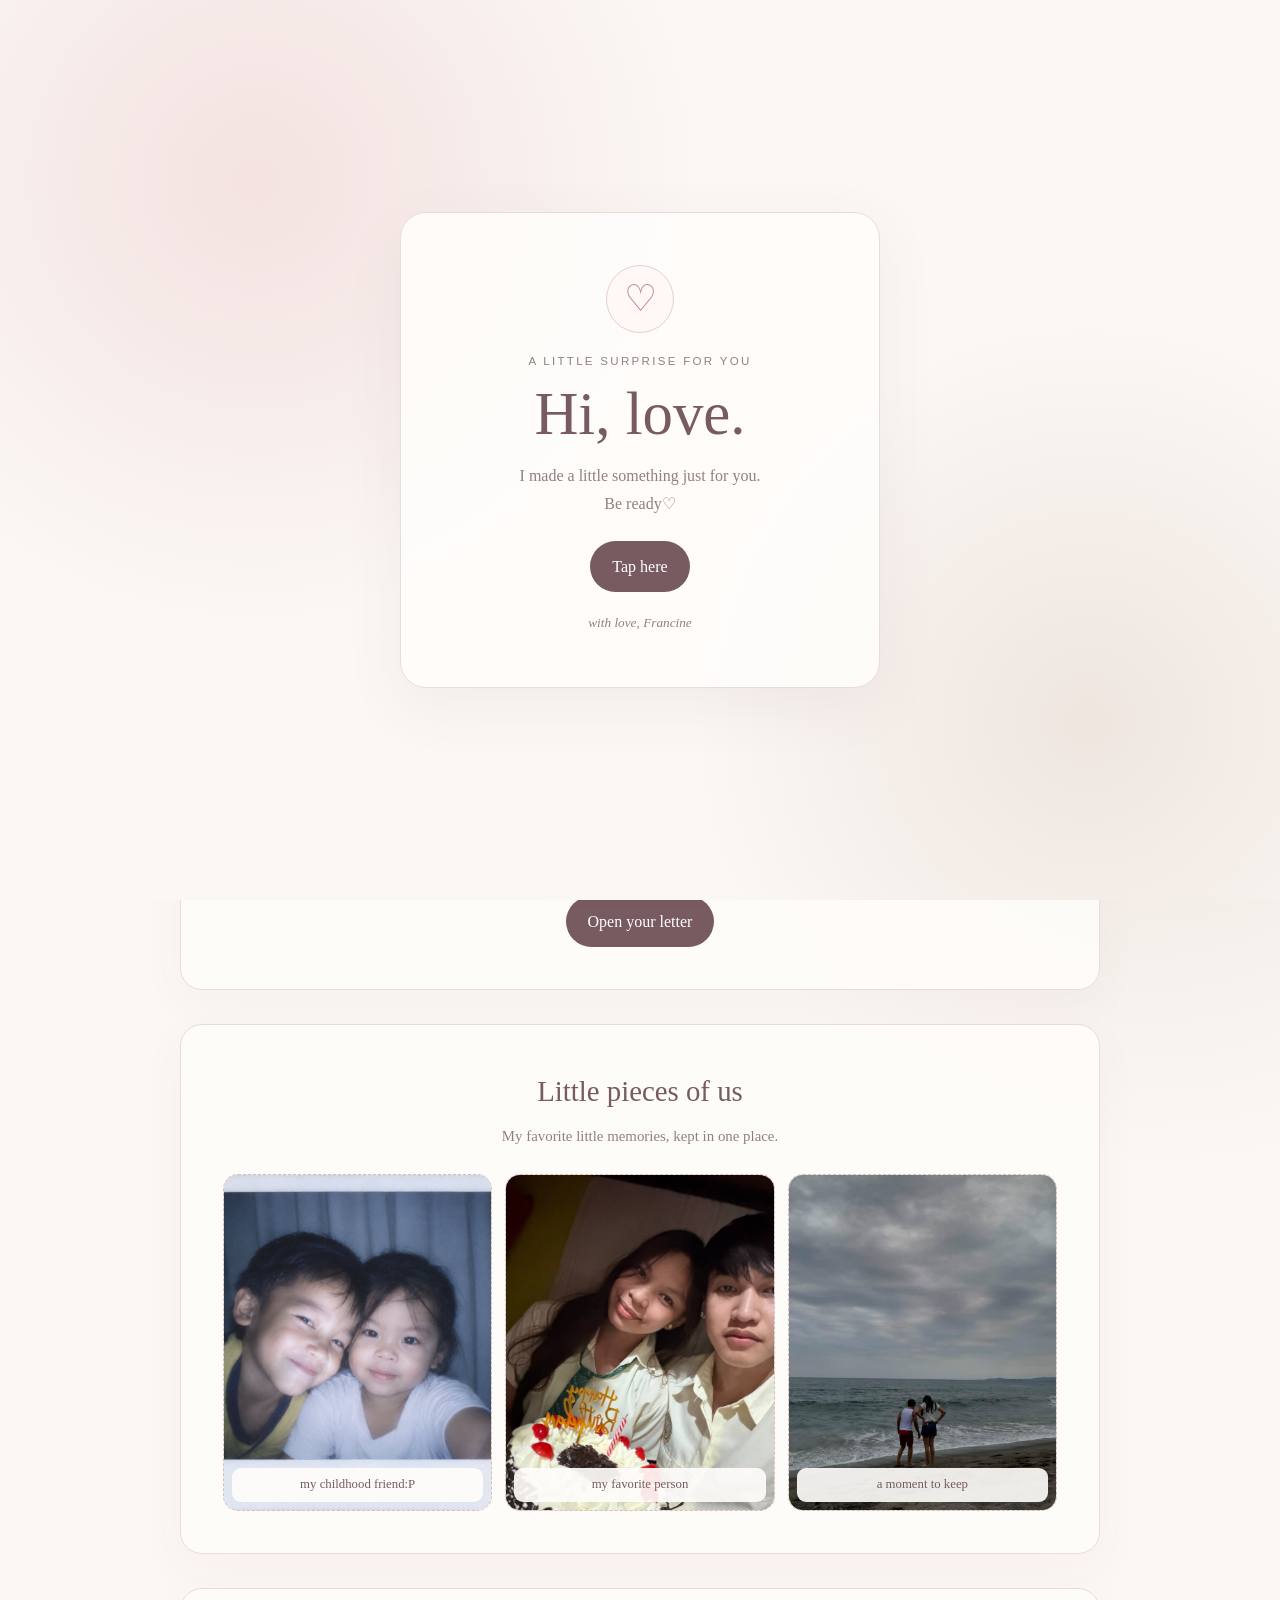
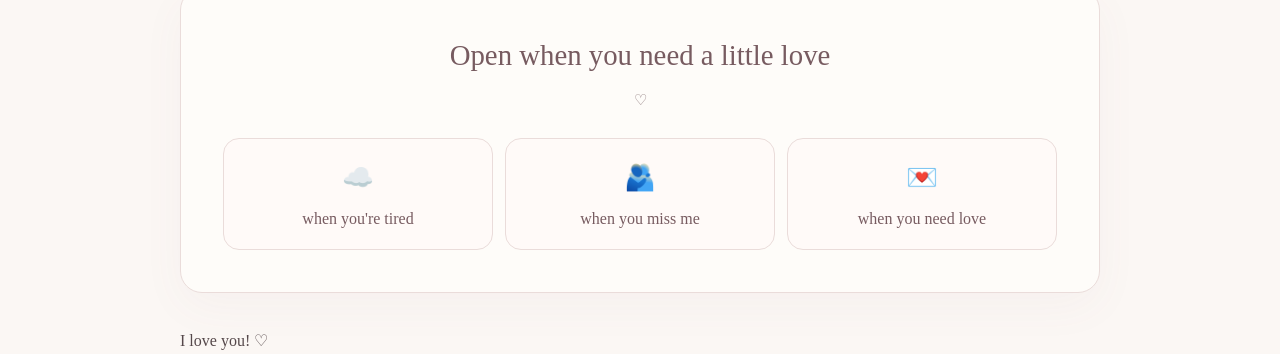
<file: index.html>
<!DOCTYPE html>
<html lang="en">
<head>
<meta charset="UTF-8">
<meta name="viewport" content="width=device-width, initial-scale=1.0">
<title>13</title>
  <link rel="stylesheet" href="style.css">
</head>
<body>
<div class="welcome-screen" id="welcomeScreen" role="dialog" aria-label="A little surprise"><div class="welcome-card"><div class="welcome-flower">♡</div><p class="welcome-eyebrow">a little surprise for you</p><h1 class="welcome-title">Hi, love.</h1><p class="welcome-copy">I made a little something just for you.<br>Be ready♡</p><button class="primary" id="enterSite">Tap here</button><p class="welcome-signature">with love, Francine</p></div></div>
<div class="wrap">
  <nav><span class="brand">♡</span><span>OCTOBER 13</span></nav>
  <header class="hero">
    <div class="eyebrow">to my favorite person</div>
    <h1>Three months<br><em>and still you.</em></h1>
    <p> Certificate of Appreciation</p>
    <p> Proudly presented to</p>
<p>Lawrenz Jerico</p>
    <span class="pill">
For being one of the most precious parts of my life, for making my days brighter, and for being someone I will always be proud of.</span>
  </header>

  <section class="card envelope-area">
    <h2 class="section-title">A little letter for you</h2>
    <p class="sub">I put a few words here that I hope you can keep close to your heart.</p>
    <div class="envelope" id="envelope"><span>♡</span></div>
    <button class="primary" id="openLetter">Open your letter</button>
    <article class="letter" id="letter">To my Lawrenz,

Happy 3rd monthsary, love. 🫰🏻

Thank you for being part of my days and for giving me little moments I can look back on and smile about.

I hope you know that I’m always proud of you — of how hard you work, how you keep going, and of the person you are. I hope you give yourself time to rest, too, because you deserve it and kahit alam kong kaya mo naman, kailangan mo pa rin ng day-off and you deserve more just as much as you deserve all the good things you’re working for. 

For those moments na pinagbabawalan kita, I hope maintindihan mong para sa ikabubuti mo 'yon. Alam ko naman din na you know your limitations pero minsan talaga nakakagigil e hahahaha joke.

I'm beyond grateful for the moments that you notice my silence — kahit na wala akong sabihin and I hope you know na wala akong gusto kundi mahigpit na yakap mo at makapagpahinga sa'yo, pampagaan sa mabigat na puso. 'Yung pagod ng buhay na years kung mabuo, isang yakap from you ay nawawala. Unfair 'to sabihin pero 'wag ka magsasawa sa mga episodes ko ha? Alam ko minsan iniisip mo ikaw reason ng mga 'yon, pero hindi — pagod lang ako pero gusto ko lang sa'yo ako lagi magpahinga. 

I love you. Happy monthsary, Love.

with love,
Cine</article>
  </section>

  <section class="card">
    <h2 class="section-title">Little pieces of us</h2>
    <p class="sub">My favorite little memories, kept in one place.</p>
    <div class="grid">
      <figure class="photo"><img src="memory.png" alt="Our favorite memory" loading="lazy"><span class="caption">my childhood friend:P</span></figure>
      <figure class="photo"><img src="fav.jpg" alt="My favorite person" loading="lazy"><span class="caption">my favorite person</span></figure>
      <figure class="photo"><img src="moment.jpg" alt="A moment to keep" loading="lazy"><span class="caption">a moment to keep</span></figure>
    </div>
  </section>

  <section class="card">
    <h2 class="section-title">Open when you need a little love</h2>
    <p class="sub">♡</p>
    <div class="surprises">
      <button class="surprise" data-message="Just a reminder: I’m proud of you, even on the days when you feel like you haven’t done enough. You’re trying, and that matters. ♡"><span class="emoji">☁️</span>when you're tired</button>
      <button class="surprise" data-message="If I could right now, I’d give you the longest hug and stay there a little longer. I miss you, Lovee. ♡"><span class="emoji">🫂</span>when you miss me</button>
      <button class="surprise" data-message="In case you forgot: you are loved, you are appreciated, and you have a girl who is always cheering for you.  ♡"><span class="emoji">💌</span>when you need love</button>
    </div>
    <div class="reveal" id="reveal" aria-live="polite"></div>
  </section>

  <footer>
    I love you! <span class="heart">♡</span><br>
    <span style="font-size:.78rem"></span>
  </footer>
</div>
  <script src="script.js"></script>
</body>
</html>
</file>
<file: style.css>
:root {
    --bg: #fbf7f4;
    --paper: #fffdfb;
    --rose: #d9aaa9;
    --deep: #775b60;
    --ink: #55484a;
    --muted: #927f80;
    --line: #eadcda;
}

* {
    box-sizing: border-box;
}

body {
    margin: 0;
    background:
        radial-gradient(circle at 15% 10%, #f4e4e2 0, transparent 30%),
        radial-gradient(circle at 90% 35%, #eee7e0 0, transparent 28%),
        var(--bg);
    color: var(--ink);
    font-family: Georgia, "Times New Roman", serif;
    line-height: 1.7;
}

button,
input {
    font: inherit;
}

button {
    cursor: pointer;
}

.wrap {
    width: min(920px, 92%);
    margin: auto;
}

/* Navigation */
nav {
    display: flex;
    justify-content: space-between;
    align-items: center;
    padding: 22px 0;
    color: var(--muted);
    font-size: 0.9rem;
    letter-spacing: 0.08em;
}

.brand {
    font-size: 1rem;
    color: var(--deep);
}

/* Hero Section */
.hero {
    text-align: center;
    padding: 65px 16px 50px;
}

.eyebrow {
    font: 0.75rem Arial, sans-serif;
    letter-spacing: 0.22em;
    text-transform: uppercase;
    color: var(--muted);
}

h1 {
    font-size: clamp(2.7rem, 8vw, 5rem);
    line-height: 1.08;
    font-weight: normal;
    margin: 18px 0;
    color: var(--deep);
}

h1 em {
    font-weight: normal;
    color: #b9868a;
}

.hero p {
    max-width: 510px;
    margin: 18px auto;
    color: var(--muted);
    font-size: 1.06rem;
}

.pill {
    display: inline-block;
    border: 1px solid var(--line);
    padding: 8px 17px;
    border-radius: 999px;
    font: 0.8rem Arial, sans-serif;
    color: var(--deep);
    background: #ffffff88;
}

/* Sections and Cards */
section {
    margin: 22px 0 34px;
}

.card {
    background: #fffdfbdc;
    border: 1px solid var(--line);
    border-radius: 22px;
    padding: clamp(22px, 5vw, 42px);
    box-shadow: 0 14px 45px #84666b0b;
}

.section-title {
    text-align: center;
    font-size: 1.8rem;
    font-weight: normal;
    color: var(--deep);
    margin: 0 0 8px;
}

.sub {
    text-align: center;
    color: var(--muted);
    font-size: 0.93rem;
    margin: 0 auto 25px;
    max-width: 520px;
}

/* Envelope */
.envelope-area {
    text-align: center;
}

.envelope {
    width: 180px;
    height: 120px;
    position: relative;
    margin: 28px auto 18px;
    background: #f0dedd;
    border-radius: 8px;
    display: grid;
    place-items: center;
    transition: 0.3s;
    box-shadow: 0 10px 25px #775b6015;
}

.envelope::before {
    content: "";
    position: absolute;
    inset: 0;
    background: #e5c7c7;
    clip-path: polygon(0 0, 50% 55%, 100% 0);
    border-radius: 8px 8px 0 0;
    transform-origin: top;
    transition: 0.4s;
}

.envelope span {
    position: relative;
    font-size: 2rem;
    margin-top: 25px;
}

.envelope.open::before {
    transform: rotateX(180deg);
    opacity: 0.4;
}

/* Letter */
.letter {
    display: none;
    text-align: left;
    max-width: 600px;
    margin: 24px auto 0;
    padding: 25px;
    background: #fff9f6;
    border: 1px solid var(--line);
    border-radius: 15px;
    white-space: pre-line;
}

.letter.show {
    display: block;
    animation: fade 0.7s ease;
}

/* Buttons */
button.primary {
    background: var(--deep);
    color: white;
    border: 0;
    border-radius: 999px;
    padding: 12px 22px;
    transition: 0.2s;
}

button.primary:hover {
    background: #60464b;
    transform: translateY(-1px);
}

button.soft {
    background: #fff;
    border: 1px solid var(--line);
    color: var(--deep);
    border-radius: 999px;
    padding: 10px 18px;
}

.controls {
    display: flex;
    justify-content: center;
    gap: 10px;
    flex-wrap: wrap;
    margin-top: 18px;
}


/* ==============================
   PHOTO GALLERY
============================== */

.grid {
    display: grid;
    grid-template-columns: repeat(3, minmax(0, 1fr));
    gap: 13px;
    width: 100%;
}

.photo {
    margin: 0;
    padding: 0;
    width: 100%;
    min-width: 0;
    aspect-ratio: 4 / 5;
    position: relative;
    overflow: hidden;
    box-sizing: border-box;

    background: linear-gradient(145deg, #f2e5e1, #f8f2ec);
    border: 1px dashed #d9bdbb;
    border-radius: 15px;
}

.photo img {
    position: absolute;
    inset: 0;
    display: block;
    width: 100%;
    height: 100%;
    object-fit: cover;
    object-position: center;
}

.photo img:not([src]),
.photo img[src=""] {
    display: none;
}

.photo .caption {
    position: absolute;
    z-index: 1;
    left: 8px;
    right: 8px;
    bottom: 8px;
    padding: 6px 8px;

    background: #fffdfbe8;
    border-radius: 9px;
    color: var(--deep);
    font-size: 0.8rem;
    text-align: center;
    overflow-wrap: anywhere;
}

.photo .placeholder,
.photo small {
    display: none;
}

/* ==============================
   MOBILE GALLERY
============================== */

@media (max-width: 600px) {
    .grid {
        grid-template-columns: repeat(2, minmax(0, 1fr));
        gap: 12px;
    }

    .photo {
        margin: 0;
        width: 100%;
        aspect-ratio: 4 / 5;
    }

    .photo:last-child:nth-child(odd) {
        grid-column: 1 / -1;
        width: calc((100% - 12px) / 2);
        justify-self: center;
    }
}

/* Surprise Buttons */
.surprises {
    display: grid;
    grid-template-columns: repeat(3, minmax(0, 1fr));
    gap: 12px;
}

.surprise {
    min-height: 112px;
    border: 1px solid var(--line);
    border-radius: 16px;
    background: #fffaf8;
    color: var(--deep);
    padding: 16px 10px;
    text-align: center;
    transition: 0.2s;
}

.surprise:hover {
    transform: translateY(-3px);
    background: #f8edeb;
}

.surprise .emoji {
    display: block;
    font-size: 1.6rem;
    margin-bottom: 5px;
}

/* Revealed Messages */
.reveal {
    display: none;
    margin: 18px auto 0;
    text-align: center;
    padding: 20px;
    background: #fbf1ef;
    border-radius: 15px;
    color: var(--deep);
    max-width: 560px;
    animation: fade 0.4s;
}

.reveal.show {
    display: block;
}

/* Welcome Screen */
.welcome-screen {
    position: fixed;
    inset: 0;
    z-index: 1000;
    display: grid;
    place-items: center;
    padding: 22px;
    background:
        radial-gradient(circle at 20% 20%, #f3e2e0 0, transparent 35%),
        radial-gradient(circle at 85% 80%, #eee5df 0, transparent 30%),
        #fbf7f4;
    transition: opacity 0.7s ease, visibility 0.7s ease;
}

.welcome-screen.dismissed {
    opacity: 0;
    visibility: hidden;
    pointer-events: none;
}

.welcome-card {
    position: relative;
    width: min(480px, 100%);
    padding: clamp(28px, 7vw, 52px) 24px;
    text-align: center;
    background: #fffdfbe8;
    border: 1px solid var(--line);
    border-radius: 26px;
    box-shadow: 0 18px 60px #775b6012;
    animation: fade 0.8s ease;
}

.welcome-flower {
    width: 68px;
    height: 68px;
    margin: 0 auto 22px;
    display: grid;
    place-items: center;
    border: 1px solid #e7cfcd;
    border-radius: 50%;
    font-size: 2.3rem;
    color: #b9868a;
    background: #fff8f6;
}

.welcome-eyebrow {
    font: 0.72rem Arial, sans-serif;
    letter-spacing: 0.2em;
    text-transform: uppercase;
    color: var(--muted);
    margin: 0;
}

.welcome-title {
    font-size: clamp(2.5rem, 8vw, 3.8rem);
    font-weight: normal;
    line-height: 1.1;
    color: var(--deep);
    margin: 14px 0;
}

.welcome-copy {
    color: var(--muted);
    margin: 0 auto 24px;
}

.welcome-signature {
    font-size: 0.83rem;
    color: var(--muted);
    margin: 20px 0 0;
    font-style: italic;
}

body.locked {
    overflow: hidden;
}

/* Animations */
@keyframes fade {
    from {
        opacity: 0;
        transform: translateY(8px);
    }

    to {
        opacity: 1;
        transform: translateY(0);
    }
}


/* ==============================
   MOBILE RESPONSIVE DESIGN
============================== */

@media (max-width: 600px) {
    .grid {
        grid-template-columns: repeat(2, minmax(0, 1fr));
        gap: 12px;
        align-items: stretch;
    }

    .photo {
        width: 100%;
        height: auto;
        aspect-ratio: 4 / 5;
        min-width: 0;
    }

    .photo img {
        width: 100%;
        height: 100%;
        object-fit: cover;
    }

    /* Center the last photo when the total is odd */
    .photo:last-child:nth-child(odd) {
        grid-column: 1 / -1;
        width: calc((100% - 12px) / 2);
        justify-self: center;
    }

    .surprises {
        grid-template-columns: repeat(2, minmax(0, 1fr));
    }

    .hero {
        padding-top: 48px;
    }

    .card {
        border-radius: 18px;
    }
}


/* ========================================
   MOBILE SURPRISE CARDS / ENVELOPES
======================================== */

@media screen and (max-width: 600px) {

    .surprises {
        display: grid;
        grid-template-columns: repeat(2, minmax(0, 1fr));
        gap: 12px;
        align-items: stretch;
    }

    .surprise {
        width: 100%;
        min-width: 0;
        min-height: 120px;
        height: 100%;
        box-sizing: border-box;

        display: flex;
        flex-direction: column;
        align-items: center;
        justify-content: center;
        gap: 6px;

        padding: 14px 8px;
        border-radius: 16px;

        font-size: 0.85rem;
        line-height: 1.5;
        text-align: center;
        overflow-wrap: anywhere;
    }

    .surprise .emoji {
        display: block;
        margin: 0;
        font-size: 1.6rem;
        flex-shrink: 0;
    }

    /* Center the third card */
    .surprise:last-child:nth-child(odd) {
        grid-column: 1 / -1;
        width: calc((100% - 12px) / 2);
        justify-self: center;
    }

    /* Revealed messages */
    .reveal {
        width: 100%;
        max-width: 100%;
        padding: 16px;
        box-sizing: border-box;
        overflow-wrap: anywhere;
    }

    /* Letter envelope */
    .envelope {
        width: min(180px, 80%);
        height: 120px;
        margin: 26px auto 18px;
    }

    /* Buttons below the envelope */
    .envelope-area > button {
        max-width: 100%;
        white-space: normal;
    }
}
</file>
